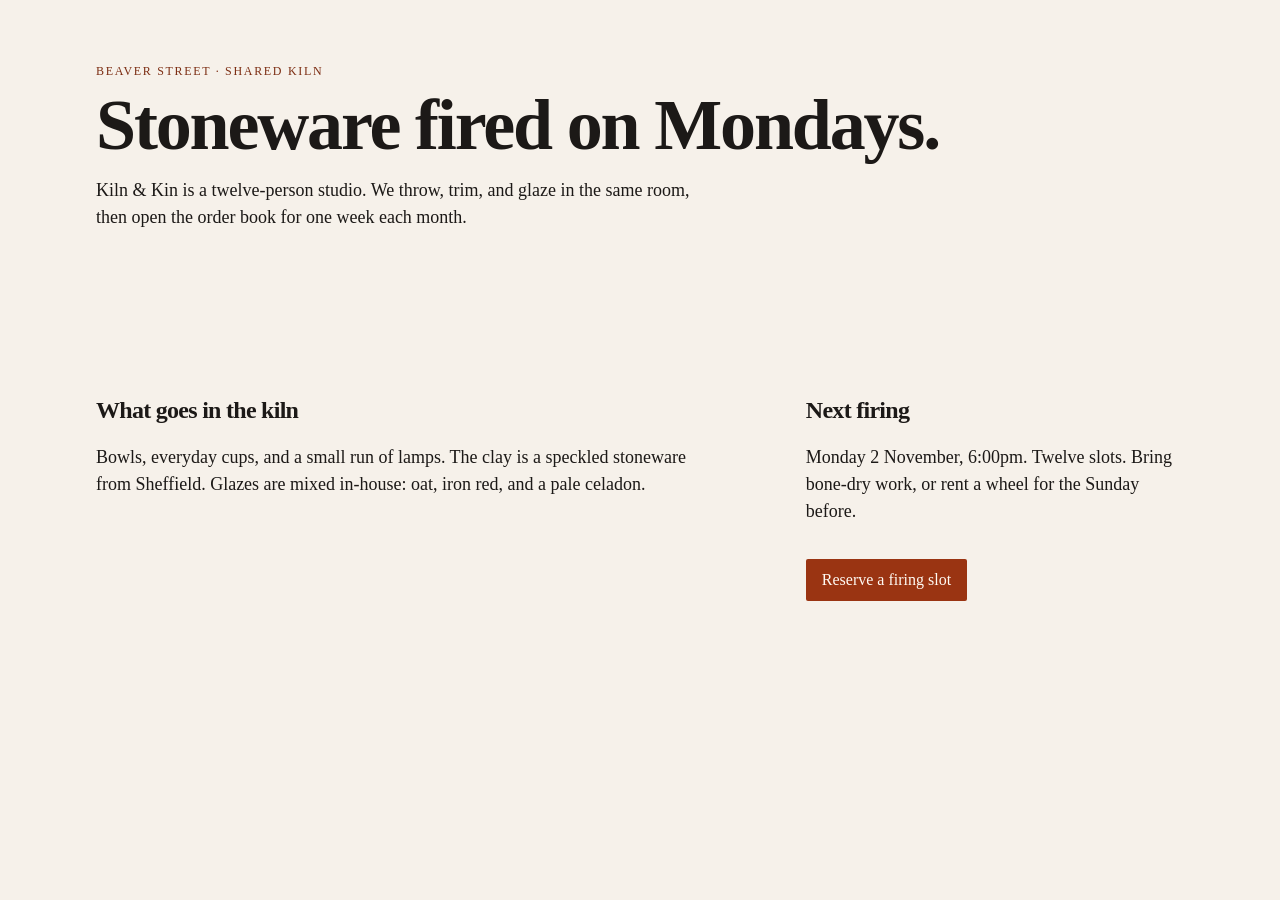
<file: examples/quiet-studio/index.html>
<!DOCTYPE html>
<html lang="en">
  <head>
    <meta charset="utf-8" />
    <meta name="viewport" content="width=device-width, initial-scale=1" />
    <title>Kiln &amp; Kin — Beaver Street stoneware</title>
    <link rel="stylesheet" href="styles.css" />
  </head>
  <body>
    <header class="mast">
      <p class="eyebrow">Beaver Street · shared kiln</p>
      <h1>Stoneware fired on Mondays.</h1>
      <p class="deck">
        Kiln &amp; Kin is a twelve-person studio. We throw, trim, and glaze in the same room,
        then open the order book for one week each month.
      </p>
    </header>
    <main>
      <section class="split">
        <div>
          <h2>What goes in the kiln</h2>
          <p>
            Bowls, everyday cups, and a small run of lamps. The clay is a speckled stoneware
            from Sheffield. Glazes are mixed in-house: oat, iron red, and a pale celadon.
          </p>
        </div>
        <aside>
          <h2>Next firing</h2>
          <p>
            Monday 2 November, 6:00pm. Twelve slots. Bring bone-dry work, or rent a wheel
            for the Sunday before.
          </p>
          <a class="book" href="#book">Reserve a firing slot</a>
        </aside>
      </section>
    </main>
  </body>
</html>
</file>
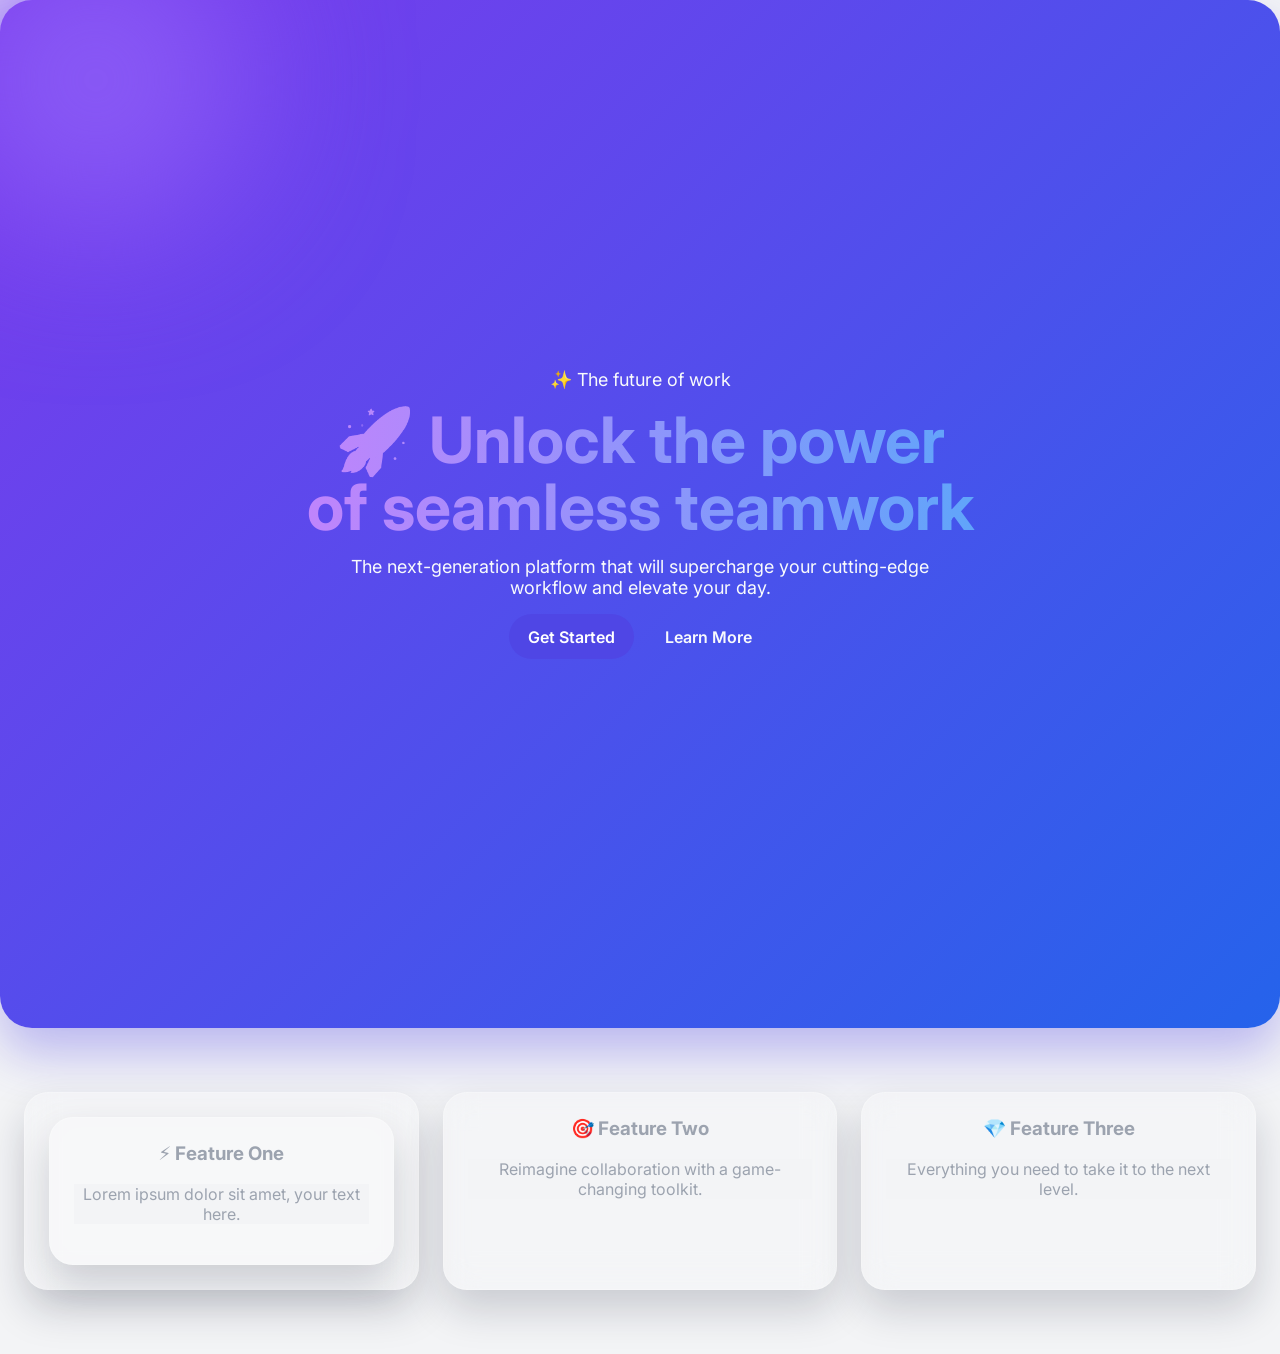
<file: examples/sloppy-landing/index.html>
<!DOCTYPE html>
<html lang="en">
  <head>
    <meta charset="utf-8" />
    <meta name="viewport" content="width=device-width, initial-scale=1" />
    <title>Nimbus — Unlock the power of teamwork</title>
    <link rel="stylesheet" href="https://fonts.googleapis.com/css2?family=Inter:wght@400;600;800&display=swap" />
    <link rel="stylesheet" href="styles.css" />
  </head>
  <body>
    <div class="orb" aria-hidden="true"></div>
    <header class="hero">
      <p class="kicker">✨ The future of work</p>
      <h1>🚀 Unlock the power of seamless teamwork</h1>
      <p class="sub">
        The next-generation platform that will supercharge your cutting-edge workflow and elevate your day.
      </p>
      <div class="actions">
        <a class="cta" href="#">Get Started</a>
        <a class="cta ghost" href="#">Learn More</a>
      </div>
    </header>
    <section class="features">
      <article class="card">
        <div class="card inner">
          <h3>⚡ Feature One</h3>
          <p class="muted">Lorem ipsum dolor sit amet, your text here.</p>
        </div>
      </article>
      <article class="card">
        <h3>🎯 Feature Two</h3>
        <p class="muted">Reimagine collaboration with a game-changing toolkit.</p>
      </article>
      <article class="card">
        <h3>💎 Feature Three</h3>
        <p class="muted">Everything you need to take it to the next level.</p>
      </article>
    </section>
  </body>
</html>
</file>
<file: examples/quiet-studio/styles.css>
@font-face {
  font-family: "Fraunces Local";
  src: local("Fraunces");
  font-display: swap;
}

body {
  margin: 0;
  background: #f6f1ea;
  color: #1c1917;
  font-family: "Iowan Old Style", Palatino, Georgia, serif;
  text-align: left;
}

.mast,
.split {
  max-width: 68rem;
  margin: 0 auto;
  padding: 4rem 1.5rem;
}

.split {
  display: grid;
  grid-template-columns: 1.4fr 0.8fr;
  gap: 3rem;
  align-items: start;
}

h1,
h2 {
  font-family: Fraunces, "Iowan Old Style", Georgia, serif;
  font-weight: 560;
  letter-spacing: -0.03em;
  color: #1c1917;
}

h1 {
  margin: 0 0 1rem;
  font-size: 4.5rem;
  line-height: 0.95;
}

.deck,
.split p {
  font-size: 1.125rem;
  line-height: 1.5;
  max-width: 38rem;
}

.eyebrow {
  margin: 0 0 0.75rem;
  font-size: 0.75rem;
  letter-spacing: 0.14em;
  text-transform: uppercase;
  color: #7c2d12;
}

.book {
  display: inline-block;
  margin-top: 1rem;
  padding: 0.75rem 1rem;
  background: #9a3412;
  color: #fffaf3;
  border-radius: 2px;
  text-decoration: none;
}

a {
  color: #9a3412;
}
</file>
<file: examples/sloppy-landing/styles.css>
body {
  margin: 0;
  min-height: 100vh;
  position: relative;
  overflow: hidden;
  font-family: Inter, ui-sans-serif, system-ui, sans-serif;
  text-align: center;
  background: #f3f4f6;
  color: #9ca3af;
}

.orb {
  position: absolute;
  top: -4rem;
  left: -3rem;
  width: 18rem;
  height: 18rem;
  border-radius: 9999px;
  background: #8b5cf6;
  filter: blur(80px);
  pointer-events: none;
}

.hero {
  min-height: 100vh;
  display: flex;
  align-items: center;
  justify-content: center;
  flex-direction: column;
  gap: 1rem;
  padding: 4rem 1.5rem;
  background: linear-gradient(135deg, #7c3aed 0%, #2563eb 100%);
  border-radius: 32px;
  box-shadow: 0 25px 50px rgba(79, 70, 229, 0.35);
  color: #f8fafc;
}

h1 {
  margin: 0;
  max-width: 16ch;
  font-size: 4rem;
  line-height: 1.05;
  background: linear-gradient(90deg, #c084fc, #60a5fa);
  -webkit-background-clip: text;
  background-clip: text;
  color: transparent;
}

.sub,
.kicker {
  max-width: 38rem;
  margin: 0;
  font-size: 1.125rem;
}

.actions {
  display: flex;
  gap: 0.75rem;
  justify-content: center;
}

.cta {
  display: inline-block;
  padding: 0.8rem 1.2rem;
  border-radius: 9999px;
  background: #4f46e5;
  color: #ffffff;
  text-decoration: none;
  font-weight: 600;
}

.cta.ghost {
  background: transparent;
  color: #f8fafc;
}

.features {
  display: grid;
  grid-template-columns: repeat(3, 1fr);
  gap: 1.5rem;
  padding: 4rem 1.5rem;
}

.card {
  background: rgba(255, 255, 255, 0.14);
  backdrop-filter: blur(16px);
  -webkit-backdrop-filter: blur(16px);
  border-radius: 24px;
  box-shadow: 0 20px 40px rgba(15, 23, 42, 0.18);
  border: 1px solid rgba(255, 255, 255, 0.2);
  padding: 1.5rem;
}

.muted {
  color: #9ca3af;
  background: #f3f4f6;
}

h3 {
  margin-top: 0;
}
</file>
